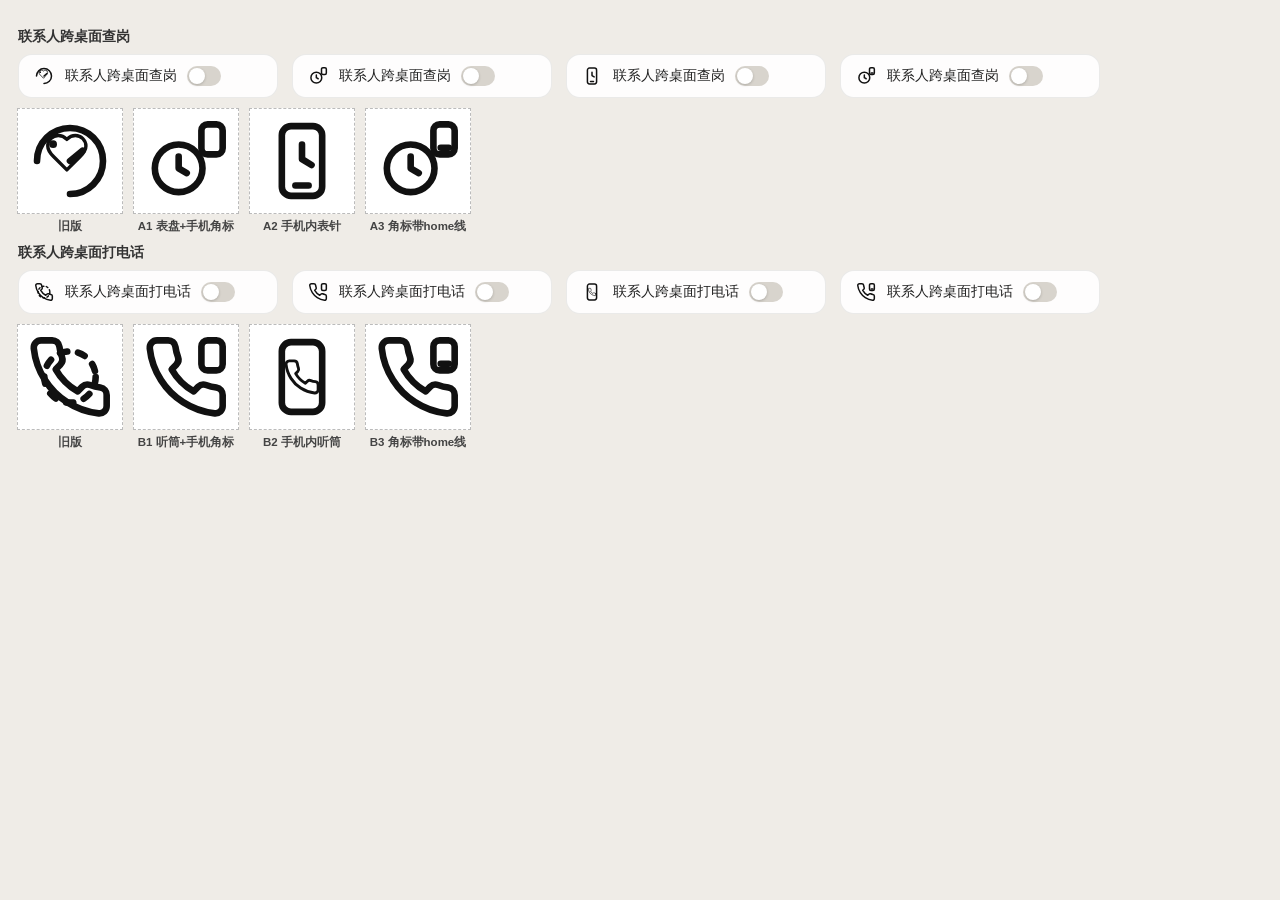
<file: tools/_desk-icon-preview.html>
<!doctype html><html><head><meta charset="utf-8"><style>
body{margin:0;padding:18px;background:#efece7;font-family:sans-serif}
h2{font-size:14px;margin:10px 0 8px;color:#333}
.row-wrap{display:flex;gap:14px;flex-wrap:wrap}
.set-row-mock{display:flex;align-items:center;gap:10px;background:rgba(255,255,255,.9);border:1px solid rgba(0,0,0,.08);border-radius:14px;padding:10px 14px;min-width:230px}
.set-row-mock .ico{width:22px;height:22px;display:flex;align-items:center;justify-content:center;flex-shrink:0}
.set-row-mock .ico svg{width:20px;height:20px}
.set-row-mock .txt{font-size:14px;color:#222}
.set-row-mock .tk{width:34px;height:20px;border-radius:10px;background:#d8d4cd;display:inline-block;position:relative}
.set-row-mock .tk::after{content:"";position:absolute;left:2px;top:2px;width:16px;height:16px;border-radius:50%;background:#fff;box-shadow:0 1px 3px rgba(0,0,0,.2)}
.zooms{display:flex;gap:12px;margin-top:10px;align-items:flex-start}
.zoom{width:104px;display:flex;flex-direction:column;align-items:center;gap:5px}
.zoom .box{width:104px;height:104px;background:#fff;border:1px dashed #bbb;display:flex;align-items:center;justify-content:center}
.zoom svg{width:88px;height:88px}
.zoom .nm{font-size:11.5px;color:#444;font-weight:700;text-align:center}
</style></head><body>

<h2>联系人跨桌面查岗</h2>
<div class="row-wrap" id="rows-a"></div>
<div class="zooms" id="zooms-a"></div>

<h2>联系人跨桌面打电话</h2>
<div class="row-wrap" id="rows-b"></div>
<div class="zooms" id="zooms-b"></div>

<script>
const OLD_CHECKIN = '<path d="M12 21a9 9 0 1 0-9-9"/><path d="M12 12l3.4-2.8"/><circle cx="7.4" cy="7.4" r="1.05" fill="#111111" stroke="none"/><g transform="translate(4.9,3.5) scale(0.52)"><path d="M19 14c1.49-1.46 3-3.21 3-5.5A5.5 5.5 0 0 0 16.5 3c-1.76 0-3 .5-4.5 2-1.5-1.5-2.74-2-4.5-2A5.5 5.5 0 0 0 2 8.5c0 2.3 1.5 4.05 3 5.5l7 7Z"/></g>';
const OLD_CALL = '<circle cx="12" cy="12" r="7" stroke-dasharray="2 3"/><path d="M22 16.92v3a2 2 0 0 1-2.18 2 19.79 19.79 0 0 1-8.63-3.07 19.5 19.5 0 0 1-6-6 19.79 19.79 0 0 1-3.07-8.67A2 2 0 0 1 4.11 2h3a2 2 0 0 1 2 1.72 12.84 12.84 0 0 0 .7 2.81 2 2 0 0 1-.45 2.11L8.09 9.91a16 16 0 0 0 6 6l1.27-1.27a2 2 0 0 1 2.11-.45 12.84 12.84 0 0 0 2.81.7A2 2 0 0 1 22 16.92z"/>';
const HANDSET = '<path d="M22 16.92v3a2 2 0 0 1-2.18 2 19.79 19.79 0 0 1-8.63-3.07 19.5 19.5 0 0 1-6-6 19.79 19.79 0 0 1-3.07-8.67A2 2 0 0 1 4.11 2h3a2 2 0 0 1 2 1.72 12.84 12.84 0 0 0 .7 2.81 2 2 0 0 1-.45 2.11L8.09 9.91a16 16 0 0 0 6 6l1.27-1.27a2 2 0 0 1 2.11-.45 12.84 12.84 0 0 0 2.81.7A2 2 0 0 1 22 16.92z"/>';

// 查岗候选
const A = [
  { n: '旧版', s: OLD_CHECKIN },
  // A1 表盘 + 右上迷你手机角标
  { n: 'A1 表盘+手机角标', s: '<circle cx="10" cy="14" r="6.5"/><path d="M10 10.8v3.2l2.2 1.3"/><rect x="16.2" y="2" width="5.8" height="8.2" rx="1.7"/>' },
  // A2 手机轮廓内表针
  { n: 'A2 手机内表针', s: '<rect x="6.5" y="2.5" width="11" height="19" rx="2.5"/><path d="M12 7.5v4l2.6 1.6"/><path d="M10.2 18.7h3.6"/>' },
  // A3 表盘 + 带home线手机角标
  { n: 'A3 角标带home线', s: '<circle cx="10" cy="14" r="6.5"/><path d="M10 10.8v3.2l2.2 1.3"/><rect x="16.2" y="2" width="5.8" height="8.2" rx="1.7"/><path d="M18.2 8.4h2.2"/>' },
];
// 打电话候选
const B = [
  { n: '旧版', s: OLD_CALL },
  // B1 听筒 + 右上迷你手机角标
  { n: 'B1 听筒+手机角标', s: HANDSET + '<rect x="16.2" y="2" width="5.8" height="8.2" rx="1.7"/>' },
  // B2 手机轮廓内迷你听筒
  { n: 'B2 手机内听筒', s: '<rect x="6.5" y="2.5" width="11" height="19" rx="2.5"/><g transform="translate(6.72,6.72) scale(0.44)">' + HANDSET + '</g>' },
  // B3 听筒 + 带home线手机角标
  { n: 'B3 角标带home线', s: HANDSET + '<rect x="16.2" y="2" width="5.8" height="8.2" rx="1.7"/><path d="M18.2 8.4h2.2"/>' },
];

function svg(inner) {
  return '<svg viewBox="0 0 24 24" fill="none" stroke="#111111" stroke-width="1.8" stroke-linecap="round" stroke-linejoin="round">' + inner + '</svg>';
}
function fill(id, list, label) {
  const rows = document.getElementById(id + '-rows') || document.getElementById(id);
  rows.innerHTML = list.map(c =>
    '<div class="set-row-mock"><div class="ico">' + svg(c.s) + '</div><div class="txt">' + label + '</div><span class="tk"></span></div>'
  ).join('');
  document.getElementById(id === 'rows-a' ? 'zooms-a' : 'zooms-b').innerHTML = list.map(c =>
    '<div class="zoom"><div class="box">' + svg(c.s) + '</div><div class="nm">' + c.n + '</div></div>'
  ).join('');
}
fill('rows-a', A, '联系人跨桌面查岗');
fill('rows-b', B, '联系人跨桌面打电话');
</script>
</body></html>
</file>
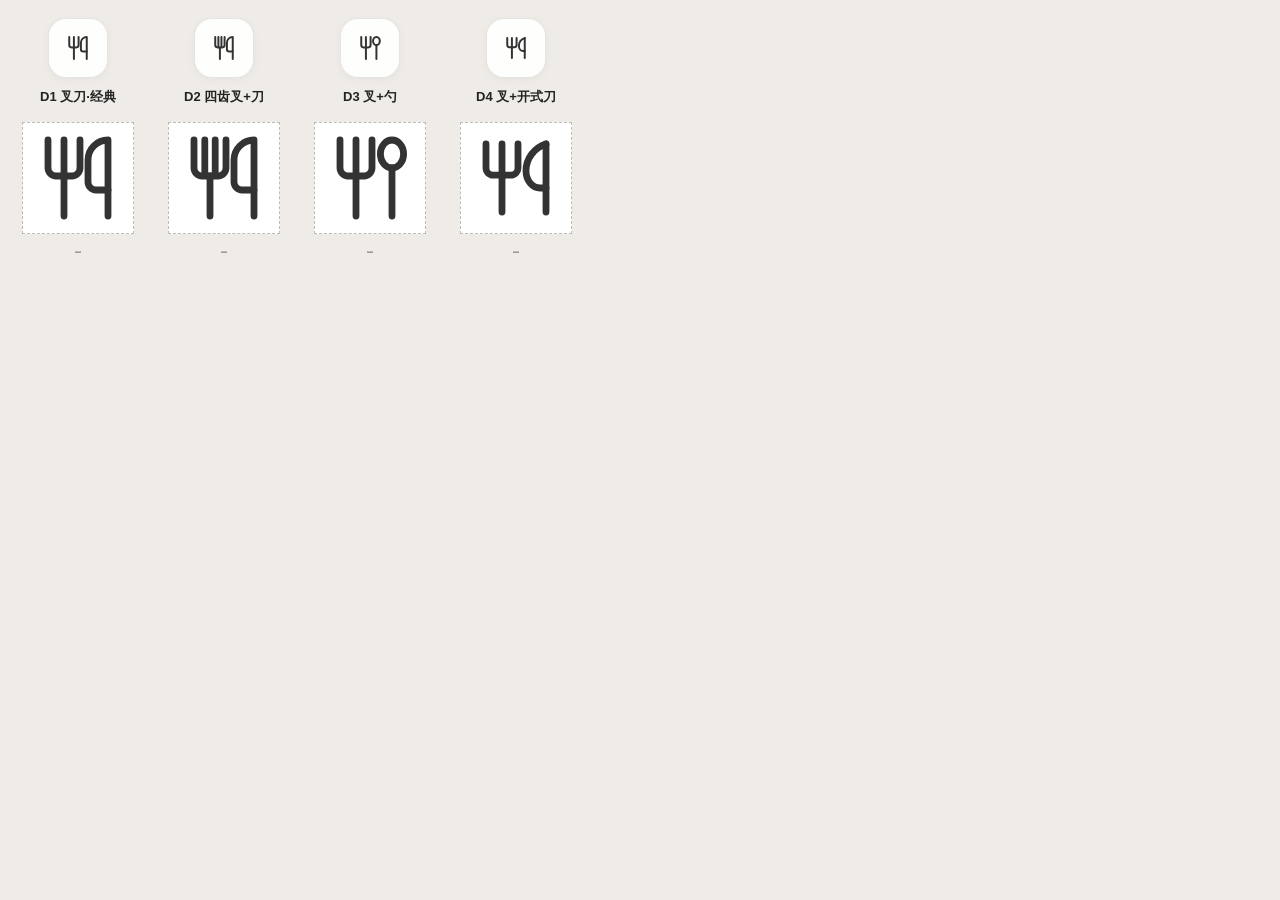
<file: tools/_eat-icon-preview.html>
<!doctype html><html><head><meta charset="utf-8"><style>
body{margin:0;padding:18px;background:#efece7;font-family:sans-serif;display:flex;gap:26px}
.col{display:flex;flex-direction:column;align-items:center;gap:10px}
.tile{width:min(58px,21vw);height:58px;border-radius:18px;background:rgba(255,255,255,.92);
  border:1px solid rgba(0,0,0,.1);box-shadow:0 2px 8px rgba(0,0,0,.04);
  display:flex;align-items:center;justify-content:center}
.tile svg{width:28px;height:28px;stroke:#333}
.zoom{width:110px;height:110px;background:#fff;border:1px dashed #bbb;display:flex;align-items:center;justify-content:center;margin-top:6px}
.zoom svg{width:96px;height:96px;stroke:#333}
.name{font-size:13px;font-weight:700;color:#222}
.bbox{font-size:10px;color:#666;margin:0;text-align:left;max-width:120px;white-space:pre-wrap;word-break:break-all}
.col{width:120px}
</style></head><body>
  <div class="col">
    <div class="tile"><svg viewBox="0 0 24 24" fill="none" stroke="#111111" stroke-width="1.7" stroke-linecap="round" stroke-linejoin="round"><path d="M4.5 2.5v7c0 1.1.9 2 2 2h4c1.1 0 2-.9 2-2v-7"/><path d="M8.5 2.5v19"/><path d="M19.5 15V2.5a5 5 0 00-5 5v5.5c0 1.1.9 2 2 2h3z"/><path d="M19.5 15v6.5"/></svg></div>
    <div class="name">D1 叉刀·经典</div>
    <div class="zoom"><svg viewBox="0 0 24 24" fill="none" stroke="#111111" stroke-width="1.7" stroke-linecap="round" stroke-linejoin="round"><path d="M4.5 2.5v7c0 1.1.9 2 2 2h4c1.1 0 2-.9 2-2v-7"/><path d="M8.5 2.5v19"/><path d="M19.5 15V2.5a5 5 0 00-5 5v5.5c0 1.1.9 2 2 2h3z"/><path d="M19.5 15v6.5"/></svg></div>
    <pre class="bbox" id="bb-0">…</pre>
  </div>
  <div class="col">
    <div class="tile"><svg viewBox="0 0 24 24" fill="none" stroke="#111111" stroke-width="1.7" stroke-linecap="round" stroke-linejoin="round"><path d="M4.5 2.5v7c0 1.1.9 2 2 2h4c1.1 0 2-.9 2-2v-7"/><path d="M7.2 2.5v8.3"/><path d="M9.8 2.5v8.3"/><path d="M8.5 11.5v10"/><path d="M19.5 15V2.5a5 5 0 00-5 5v5.5c0 1.1.9 2 2 2h3z"/><path d="M19.5 15v6.5"/></svg></div>
    <div class="name">D2 四齿叉+刀</div>
    <div class="zoom"><svg viewBox="0 0 24 24" fill="none" stroke="#111111" stroke-width="1.7" stroke-linecap="round" stroke-linejoin="round"><path d="M4.5 2.5v7c0 1.1.9 2 2 2h4c1.1 0 2-.9 2-2v-7"/><path d="M7.2 2.5v8.3"/><path d="M9.8 2.5v8.3"/><path d="M8.5 11.5v10"/><path d="M19.5 15V2.5a5 5 0 00-5 5v5.5c0 1.1.9 2 2 2h3z"/><path d="M19.5 15v6.5"/></svg></div>
    <pre class="bbox" id="bb-1">…</pre>
  </div>
  <div class="col">
    <div class="tile"><svg viewBox="0 0 24 24" fill="none" stroke="#111111" stroke-width="1.7" stroke-linecap="round" stroke-linejoin="round"><path d="M4.5 2.5v7c0 1.1.9 2 2 2h4c1.1 0 2-.9 2-2v-7"/><path d="M8.5 2.5v19"/><ellipse cx="17.5" cy="6" rx="2.9" ry="3.5"/><path d="M17.5 9.5v12"/></svg></div>
    <div class="name">D3 叉+勺</div>
    <div class="zoom"><svg viewBox="0 0 24 24" fill="none" stroke="#111111" stroke-width="1.7" stroke-linecap="round" stroke-linejoin="round"><path d="M4.5 2.5v7c0 1.1.9 2 2 2h4c1.1 0 2-.9 2-2v-7"/><path d="M8.5 2.5v19"/><ellipse cx="17.5" cy="6" rx="2.9" ry="3.5"/><path d="M17.5 9.5v12"/></svg></div>
    <pre class="bbox" id="bb-2">…</pre>
  </div>
  <div class="col">
    <div class="tile"><svg viewBox="0 0 24 24" fill="none" stroke="#111111" stroke-width="1.7" stroke-linecap="round" stroke-linejoin="round"><path d="M4.5 3.5v6c0 1 .8 1.8 1.8 1.8h4.4c1 0 1.8-.8 1.8-1.8v-6"/><path d="M8.5 3.5v17"/><path d="M19.5 20.5v-17"/><path d="M19.5 3.5c-2.9.9-5 3.6-5 6.7 0 2.6 1.7 4.3 3.5 4.3h1.5"/></svg></div>
    <div class="name">D4 叉+开式刀</div>
    <div class="zoom"><svg viewBox="0 0 24 24" fill="none" stroke="#111111" stroke-width="1.7" stroke-linecap="round" stroke-linejoin="round"><path d="M4.5 3.5v6c0 1 .8 1.8 1.8 1.8h4.4c1 0 1.8-.8 1.8-1.8v-6"/><path d="M8.5 3.5v17"/><path d="M19.5 20.5v-17"/><path d="M19.5 3.5c-2.9.9-5 3.6-5 6.7 0 2.6 1.7 4.3 3.5 4.3h1.5"/></svg></div>
    <pre class="bbox" id="bb-3">…</pre>
  </div></body></html>
</file>
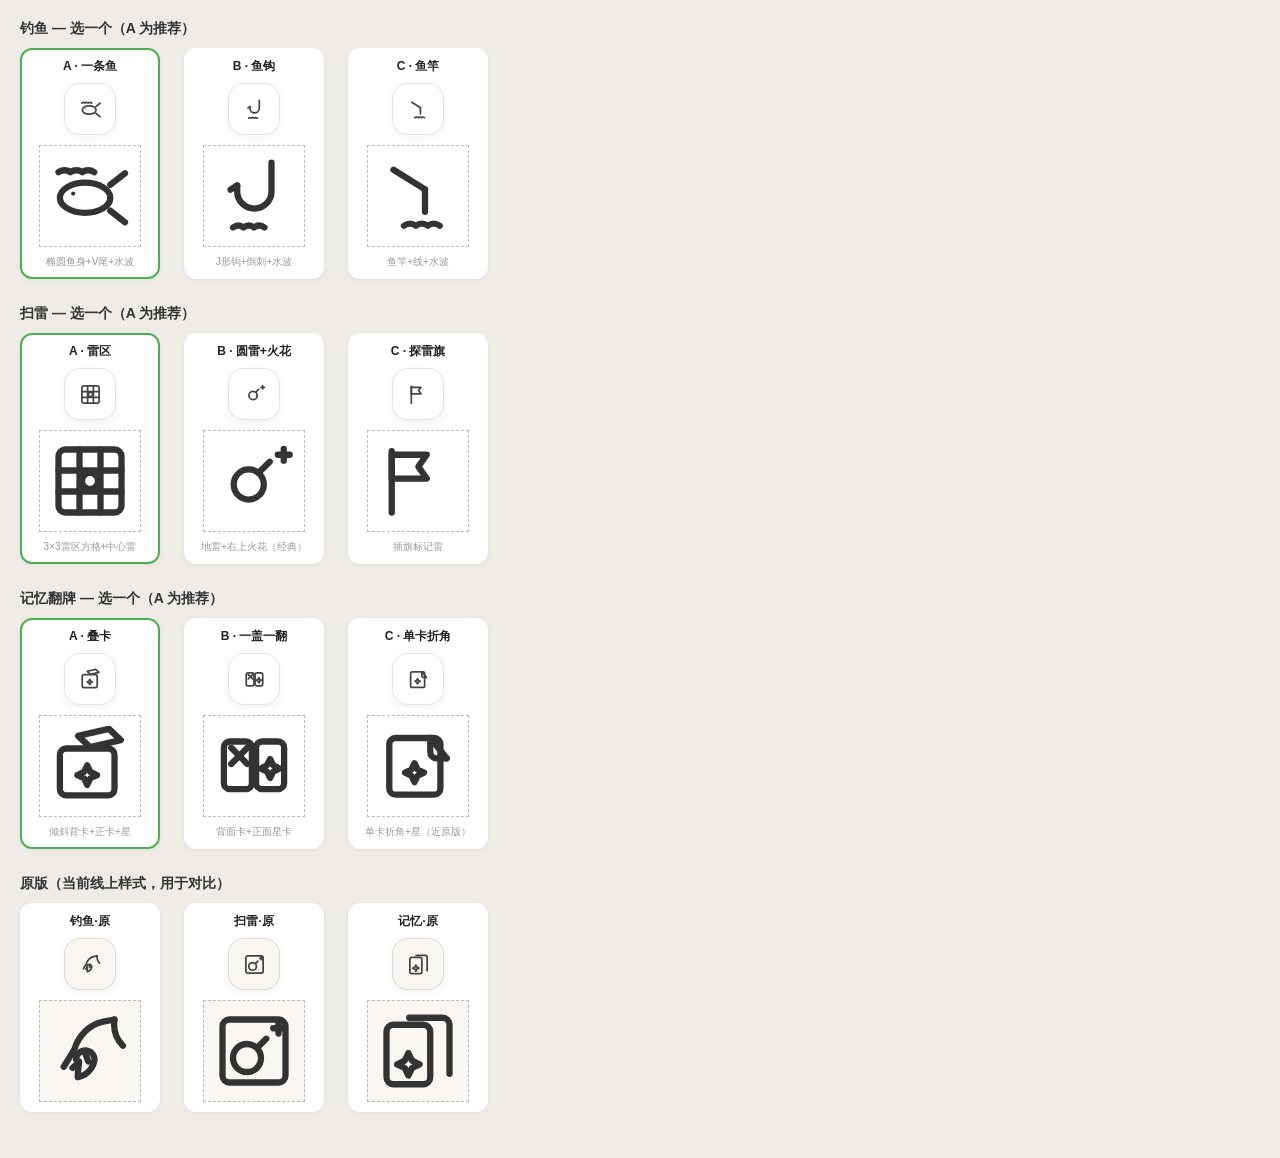
<file: tools/_game-icons-preview.html>
<!doctype html><html><head><meta charset="utf-8"><style>
body{margin:0;padding:20px;background:#efece7;font-family:sans-serif}
.sec{margin:0 0 26px}
.sec h2{margin:0 0 10px;font-size:14px;color:#333;font-weight:700}
.row{display:flex;gap:24px;flex-wrap:wrap}
.col{display:flex;flex-direction:column;align-items:center;gap:8px;width:120px;padding:10px;border-radius:12px;background:#fff;box-shadow:0 1px 4px rgba(0,0,0,.06)}
.col.rec{outline:2px solid #4caf50;outline-offset:-2px}
.tile{width:50px;height:50px;border-radius:16px;background:rgba(255,255,255,.97);
  border:1px solid rgba(0,0,0,.1);box-shadow:0 2px 8px rgba(0,0,0,.06);
  display:flex;align-items:center;justify-content:center}
.tile svg{width:23px;height:23px;color:#444}
.name{font-size:12px;font-weight:700;color:#222}
.tag{font-size:10px;color:#999}
.zoom{width:100px;height:100px;background:#fff;border:1px dashed #bbb;display:flex;align-items:center;justify-content:center;margin-top:2px}
.zoom svg{width:84px;height:84px;color:#333}
.old .tile,.old .zoom{background:#faf7f2}
</style></head><body>

  <div class="sec">
    <h2>钓鱼 — 选一个（A 为推荐）</h2>
    <div class="row">
      <div class="col rec">
        <div class="name">A · 一条鱼</div>
        <div class="tile"><svg viewBox="0 0 24 24" fill="none" stroke="currentColor" stroke-width="1.8" stroke-linecap="round" stroke-linejoin="round"><path d="M17.8 8.8l4.2-3.3"/><path d="M17.8 16.2l4.2 3.3"/><ellipse cx="10.6" cy="12.5" rx="7.2" ry="4.3"/><circle cx="7.2" cy="11.3" r=".6" fill="currentColor" stroke="none"/><path d="M3 5.2q1.7-1.1 3.4 0q1.7-1.1 3.4 0q1.7-1.1 3.4 0"/></svg></div>
        <div class="zoom"><svg viewBox="0 0 24 24" fill="none" stroke="currentColor" stroke-width="1.8" stroke-linecap="round" stroke-linejoin="round"><path d="M17.8 8.8l4.2-3.3"/><path d="M17.8 16.2l4.2 3.3"/><ellipse cx="10.6" cy="12.5" rx="7.2" ry="4.3"/><circle cx="7.2" cy="11.3" r=".6" fill="currentColor" stroke="none"/><path d="M3 5.2q1.7-1.1 3.4 0q1.7-1.1 3.4 0q1.7-1.1 3.4 0"/></svg></div>
        <div class="tag">椭圆鱼身+V尾+水波</div>
      </div>
      <div class="col">
        <div class="name">B · 鱼钩</div>
        <div class="tile"><svg viewBox="0 0 24 24" fill="none" stroke="currentColor" stroke-width="1.8" stroke-linecap="round" stroke-linejoin="round"><path d="M17 2.5v8.2a4.9 4.9 0 0 1-9.8 0V9"/><path d="M7.2 9l-1.9 1.2"/><path d="M6 21q1.5-1.1 3 0q1.5-1.1 3 0q1.5-1.1 3 0"/></svg></div>
        <div class="zoom"><svg viewBox="0 0 24 24" fill="none" stroke="currentColor" stroke-width="1.8" stroke-linecap="round" stroke-linejoin="round"><path d="M17 2.5v8.2a4.9 4.9 0 0 1-9.8 0V9"/><path d="M7.2 9l-1.9 1.2"/><path d="M6 21q1.5-1.1 3 0q1.5-1.1 3 0q1.5-1.1 3 0"/></svg></div>
        <div class="tag">J形钩+倒刺+水波</div>
      </div>
      <div class="col">
        <div class="name">C · 鱼竿</div>
        <div class="tile"><svg viewBox="0 0 24 24" fill="none" stroke="currentColor" stroke-width="1.8" stroke-linecap="round" stroke-linejoin="round"><path d="M5 4.5l9 5.6"/><path d="M14 10.1v6.4"/><path d="M8 20.5q1.7-1.2 3.4 0q1.7-1.2 3.4 0q1.7-1.2 3.4 0"/></svg></div>
        <div class="zoom"><svg viewBox="0 0 24 24" fill="none" stroke="currentColor" stroke-width="1.8" stroke-linecap="round" stroke-linejoin="round"><path d="M5 4.5l9 5.6"/><path d="M14 10.1v6.4"/><path d="M8 20.5q1.7-1.2 3.4 0q1.7-1.2 3.4 0q1.7-1.2 3.4 0"/></svg></div>
        <div class="tag">鱼竿+线+水波</div>
      </div>
    </div>
  </div>

  <div class="sec">
    <h2>扫雷 — 选一个（A 为推荐）</h2>
    <div class="row">
      <div class="col rec">
        <div class="name">A · 雷区</div>
        <div class="tile"><svg viewBox="0 0 24 24" fill="none" stroke="currentColor" stroke-width="1.8" stroke-linecap="round" stroke-linejoin="round"><rect x="3" y="3" width="18" height="18" rx="2"/><path d="M9 3v18M15 3v18M3 9h18M3 15h18"/><circle cx="12" cy="12" r="2.3"/></svg></div>
        <div class="zoom"><svg viewBox="0 0 24 24" fill="none" stroke="currentColor" stroke-width="1.8" stroke-linecap="round" stroke-linejoin="round"><rect x="3" y="3" width="18" height="18" rx="2"/><path d="M9 3v18M15 3v18M3 9h18M3 15h18"/><circle cx="12" cy="12" r="2.3"/></svg></div>
        <div class="tag">3×3雷区方格+中心雷</div>
      </div>
      <div class="col">
        <div class="name">B · 圆雷+火花</div>
        <div class="tile"><svg viewBox="0 0 24 24" fill="none" stroke="currentColor" stroke-width="1.8" stroke-linecap="round" stroke-linejoin="round"><circle cx="10.5" cy="13" r="4.3"/><path d="M13.4 9.6l3.1-3.1"/><path d="M18.8 4.5h3.4"/><path d="M20.5 2.8v3.4"/></svg></div>
        <div class="zoom"><svg viewBox="0 0 24 24" fill="none" stroke="currentColor" stroke-width="1.8" stroke-linecap="round" stroke-linejoin="round"><circle cx="10.5" cy="13" r="4.3"/><path d="M13.4 9.6l3.1-3.1"/><path d="M18.8 4.5h3.4"/><path d="M20.5 2.8v3.4"/></svg></div>
        <div class="tag">地雷+右上火花（经典）</div>
      </div>
      <div class="col">
        <div class="name">C · 探雷旗</div>
        <div class="tile"><svg viewBox="0 0 24 24" fill="none" stroke="currentColor" stroke-width="1.8" stroke-linecap="round" stroke-linejoin="round"><path d="M4.5 21V3.5"/><path d="M4.5 4.5h10l-2.4 3.4 2.4 3.4H4.5z"/></svg></div>
        <div class="zoom"><svg viewBox="0 0 24 24" fill="none" stroke="currentColor" stroke-width="1.8" stroke-linecap="round" stroke-linejoin="round"><path d="M4.5 21V3.5"/><path d="M4.5 4.5h10l-2.4 3.4 2.4 3.4H4.5z"/></svg></div>
        <div class="tag">插旗标记雷</div>
      </div>
    </div>
  </div>

  <div class="sec">
    <h2>记忆翻牌 — 选一个（A 为推荐）</h2>
    <div class="row">
      <div class="col rec">
        <div class="name">A · 叠卡</div>
        <div class="tile"><svg viewBox="0 0 24 24" fill="none" stroke="currentColor" stroke-width="1.8" stroke-linecap="round" stroke-linejoin="round"><path d="M8.6 3.4l8.8-2 3.4 3.2-8.8 2z"/><rect x="3.4" y="7" width="15.6" height="13.4" rx="1.8"/><path d="M11.2 11.8l.9 1.9 1.9.9-1.9.9-.9 1.9-.9-1.9-1.9-.9 1.9-.9z"/></svg></div>
        <div class="zoom"><svg viewBox="0 0 24 24" fill="none" stroke="currentColor" stroke-width="1.8" stroke-linecap="round" stroke-linejoin="round"><path d="M8.6 3.4l8.8-2 3.4 3.2-8.8 2z"/><rect x="3.4" y="7" width="15.6" height="13.4" rx="1.8"/><path d="M11.2 11.8l.9 1.9 1.9.9-1.9.9-.9 1.9-.9-1.9-1.9-.9 1.9-.9z"/></svg></div>
        <div class="tag">倾斜背卡+正卡+星</div>
      </div>
      <div class="col">
        <div class="name">B · 一盖一翻</div>
        <div class="tile"><svg viewBox="0 0 24 24" fill="none" stroke="currentColor" stroke-width="1.8" stroke-linecap="round" stroke-linejoin="round"><rect x="3.4" y="5" width="8" height="13.6" rx="1.7"/><rect x="12.6" y="5" width="8" height="13.6" rx="1.7"/><path d="M5.5 6.8l4.6 4.6M10.1 6.8l-4.6 4.6"/><path d="M16.6 10l.9 1.8 1.8.9-1.8.9-.9 1.8-.9-1.8-1.8-.9 1.8-.9z"/></svg></div>
        <div class="zoom"><svg viewBox="0 0 24 24" fill="none" stroke="currentColor" stroke-width="1.8" stroke-linecap="round" stroke-linejoin="round"><rect x="3.4" y="5" width="8" height="13.6" rx="1.7"/><rect x="12.6" y="5" width="8" height="13.6" rx="1.7"/><path d="M5.5 6.8l4.6 4.6M10.1 6.8l-4.6 4.6"/><path d="M16.6 10l.9 1.8 1.8.9-1.8.9-.9 1.8-.9-1.8-1.8-.9 1.8-.9z"/></svg></div>
        <div class="tag">背面卡+正面星卡</div>
      </div>
      <div class="col">
        <div class="name">C · 单卡折角</div>
        <div class="tile"><svg viewBox="0 0 24 24" fill="none" stroke="currentColor" stroke-width="1.8" stroke-linecap="round" stroke-linejoin="round"><rect x="3.8" y="4" width="14.6" height="16.2" rx="1.8"/><path d="M15.5 4v4a1.8 1.8 0 0 0 1.8 1.8h2.9"/><path d="M15.5 4l4.7 5.8"/><path d="M11 11.2l.9 1.8 1.8.9-1.8.9-.9 1.8-.9-1.8-1.8-.9 1.8-.9z"/></svg></div>
        <div class="zoom"><svg viewBox="0 0 24 24" fill="none" stroke="currentColor" stroke-width="1.8" stroke-linecap="round" stroke-linejoin="round"><rect x="3.8" y="4" width="14.6" height="16.2" rx="1.8"/><path d="M15.5 4v4a1.8 1.8 0 0 0 1.8 1.8h2.9"/><path d="M15.5 4l4.7 5.8"/><path d="M11 11.2l.9 1.8 1.8.9-1.8.9-.9 1.8-.9-1.8-1.8-.9 1.8-.9z"/></svg></div>
        <div class="tag">单卡折角+星（近原版）</div>
      </div>
    </div>
  </div>

  <div class="sec">
    <h2>原版（当前线上样式，用于对比）</h2>
    <div class="row">
      <div class="col old">
        <div class="name">钓鱼·原</div>
        <div class="tile"><svg viewBox="0 0 24 24" fill="none" stroke="currentColor" stroke-width="1.8" stroke-linecap="round" stroke-linejoin="round"><path d="M19 3l-3.2.6c-2 .4-3.8 1.4-5.3 2.9-1.4 1.4-2.4 3.2-3 5.1L4.5 16.5"/><path d="M19 3c-.4 2.8.5 5.6 2.4 7.5"/><path d="M8 14.5a2.3 2.3 0 115.3 0 6 6 0 01-4.8 5c0-1 .2-3 .4-4.5l-.9-.5z"/><path d="M11.5 15l-.9-2.4M7 16.8l1.4-1.2"/></svg></div>
        <div class="zoom"><svg viewBox="0 0 24 24" fill="none" stroke="currentColor" stroke-width="1.8" stroke-linecap="round" stroke-linejoin="round"><path d="M19 3l-3.2.6c-2 .4-3.8 1.4-5.3 2.9-1.4 1.4-2.4 3.2-3 5.1L4.5 16.5"/><path d="M19 3c-.4 2.8.5 5.6 2.4 7.5"/><path d="M8 14.5a2.3 2.3 0 115.3 0 6 6 0 01-4.8 5c0-1 .2-3 .4-4.5l-.9-.5z"/><path d="M11.5 15l-.9-2.4M7 16.8l1.4-1.2"/></svg></div>
      </div>
      <div class="col old">
        <div class="name">扫雷·原</div>
        <div class="tile"><svg viewBox="0 0 24 24" fill="none" stroke="currentColor" stroke-width="1.8" stroke-linecap="round" stroke-linejoin="round"><rect x="3" y="3" width="18" height="18" rx="2"/><circle cx="10" cy="14" r="4"/><path d="M13.2 10.8L15.5 8.5"/><path d="M17.5 5.5h3"/><path d="M19 4v3"/></svg></div>
        <div class="zoom"><svg viewBox="0 0 24 24" fill="none" stroke="currentColor" stroke-width="1.8" stroke-linecap="round" stroke-linejoin="round"><rect x="3" y="3" width="18" height="18" rx="2"/><circle cx="10" cy="14" r="4"/><path d="M13.2 10.8L15.5 8.5"/><path d="M17.5 5.5h3"/><path d="M19 4v3"/></svg></div>
      </div>
      <div class="col old">
        <div class="name">记忆·原</div>
        <div class="tile"><svg viewBox="0 0 24 24" fill="none" stroke="currentColor" stroke-width="1.8" stroke-linecap="round" stroke-linejoin="round"><rect x="3" y="4.5" width="12.5" height="17" rx="2"/><path d="M9.5 2.5H19a2 2 0 012 2v14"/><path d="M9.25 12.6l1.05 2.15 2.15 1.05-2.15 1.05-1.05 2.15-1.05-2.15-2.15-1.05 2.15-1.05z"/></svg></div>
        <div class="zoom"><svg viewBox="0 0 24 24" fill="none" stroke="currentColor" stroke-width="1.8" stroke-linecap="round" stroke-linejoin="round"><rect x="3" y="4.5" width="12.5" height="17" rx="2"/><path d="M9.5 2.5H19a2 2 0 012 2v14"/><path d="M9.25 12.6l1.05 2.15 2.15 1.05-2.15 1.05-1.05 2.15-1.05-2.15-2.15-1.05 2.15-1.05z"/></svg></div>
      </div>
    </div>
  </div>
</body></html>
</file>
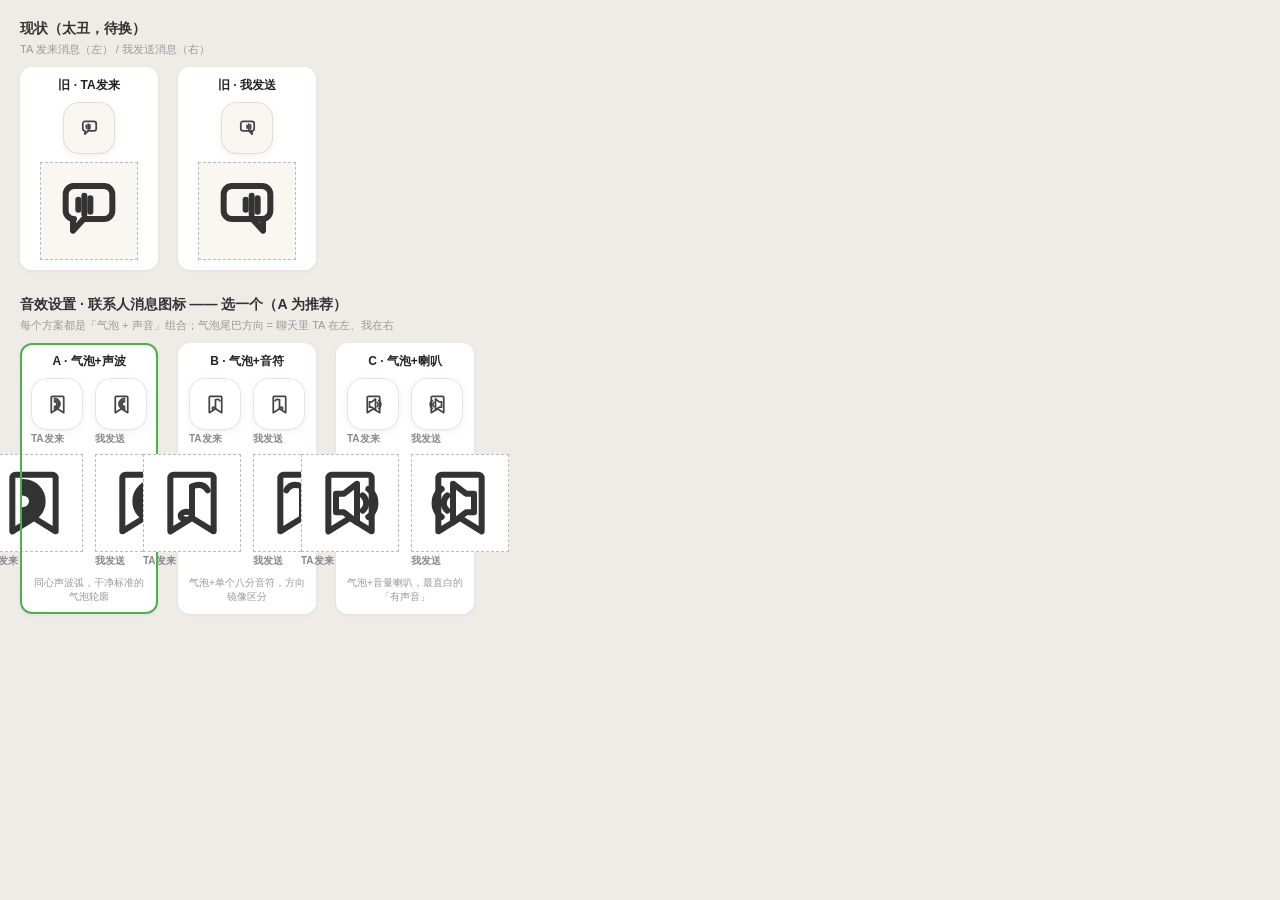
<file: tools/_sfx-icons-preview.html>
<!doctype html><html><head><meta charset="utf-8"><style>
body{margin:0;padding:20px;background:#efece7;font-family:sans-serif}
.sec{margin:0 0 26px}
.sec h2{margin:0 0 4px;font-size:14px;color:#333;font-weight:700}
.sec .sub{margin:0 0 10px;font-size:11px;color:#999}
.row{display:flex;gap:20px;flex-wrap:wrap}
.pair{display:flex;gap:12px}
.col{display:flex;flex-direction:column;align-items:center;gap:8px;width:118px;padding:10px;border-radius:12px;background:#fff;box-shadow:0 1px 4px rgba(0,0,0,.06)}
.col.rec{outline:2px solid #4caf50;outline-offset:-2px}
.tile{width:50px;height:50px;border-radius:16px;background:rgba(255,255,255,.97);
  border:1px solid rgba(0,0,0,.1);box-shadow:0 2px 8px rgba(0,0,0,.06);
  display:flex;align-items:center;justify-content:center}
.tile svg{width:23px;height:23px;color:#444}
.name{font-size:12px;font-weight:700;color:#222}
.tag{font-size:10px;color:#999;text-align:center}
.zoom{width:96px;height:96px;background:#fff;border:1px dashed #bbb;display:flex;align-items:center;justify-content:center}
.zoom svg{width:80px;height:80px;color:#333}
.old .tile,.old .zoom{background:#faf7f2}
.lbl{font-size:10px;font-weight:700;color:#8a8a8a;margin-top:2px}
</style></head><body>

  <div class="sec old">
    <h2>现状（太丑，待换）</h2>
    <div class="sub">TA 发来消息（左） / 我发送消息（右）</div>
    <div class="row">
      <div class="col"><div class="name">旧 · TA发来</div><div class="tile"><svg viewBox="0 0 24 24" fill="none" stroke="currentColor" stroke-width="1.8" stroke-linecap="round" stroke-linejoin="round"><path d="M7 4.5h9.5A2.5 2.5 0 0119 7v4.9a2.5 2.5 0 01-2.5 2.5h-6.1l-3.2 3.5v-3.5H7.5A2.5 2.5 0 015 11.9V7a2.5 2.5 0 012.5-2.5z"/><path d="M8.8 8.6v3"/><path d="M10.6 7.4v5.6"/><path d="M12.4 8.2v4"/></svg></div><div class="zoom"><svg viewBox="0 0 24 24" fill="none" stroke="currentColor" stroke-width="1.8" stroke-linecap="round" stroke-linejoin="round"><path d="M7 4.5h9.5A2.5 2.5 0 0119 7v4.9a2.5 2.5 0 01-2.5 2.5h-6.1l-3.2 3.5v-3.5H7.5A2.5 2.5 0 015 11.9V7a2.5 2.5 0 012.5-2.5z"/><path d="M8.8 8.6v3"/><path d="M10.6 7.4v5.6"/><path d="M12.4 8.2v4"/></svg></div></div>
      <div class="col"><div class="name">旧 · 我发送</div><div class="tile"><svg viewBox="0 0 24 24" fill="none" stroke="currentColor" stroke-width="1.8" stroke-linecap="round" stroke-linejoin="round"><path d="M7.5 4.5H16.5A2.5 2.5 0 0119 7v4.9a2.5 2.5 0 01-2.5 2.5h-2.9l3.2 3.5v-3.5H7.5A2.5 2.5 0 015 11.9V7a2.5 2.5 0 012.5-2.5z"/><path d="M11.6 8.6v3"/><path d="M13.4 7.4v5.6"/><path d="M15.2 8.2v4"/></svg></div><div class="zoom"><svg viewBox="0 0 24 24" fill="none" stroke="currentColor" stroke-width="1.8" stroke-linecap="round" stroke-linejoin="round"><path d="M7.5 4.5H16.5A2.5 2.5 0 0119 7v4.9a2.5 2.5 0 01-2.5 2.5h-2.9l3.2 3.5v-3.5H7.5A2.5 2.5 0 015 11.9V7a2.5 2.5 0 012.5-2.5z"/><path d="M11.6 8.6v3"/><path d="M13.4 7.4v5.6"/><path d="M15.2 8.2v4"/></svg></div></div>
    </div>
  </div>

  <div class="sec">
    <h2>音效设置 · 联系人消息图标 —— 选一个（A 为推荐）</h2>
    <div class="sub">每个方案都是「气泡 + 声音」组合；气泡尾巴方向 = 聊天里 TA 在左、我在右</div>
    <div class="row">
      <div class="col rec">
        <div class="name">A · 气泡+声波</div>
        <div class="pair">
          <div><div class="tile"><svg viewBox="0 0 24 24" fill="none" stroke="currentColor" stroke-width="1.8" stroke-linecap="round" stroke-linejoin="round"><path d="M6.5 3.5h11a1 1 0 011 1v16l-6.5-4-6.5 4v-16a1 1 0 011-1z"/><path d="M8.8 8.9a2.6 2.6 0 010 5.2"/><path d="M8.8 7.3a4.2 4.2 0 010 8.4"/><path d="M8.8 5.7a5.8 5.8 0 010 11.6"/></svg></div><div class="lbl">TA发来</div></div>
          <div><div class="tile"><svg viewBox="0 0 24 24" fill="none" stroke="currentColor" stroke-width="1.8" stroke-linecap="round" stroke-linejoin="round"><path d="M17.5 3.5h-11a1 1 0 00-1 1v16l6.5-4 6.5 4v-16a1 1 0 00-1-1z"/><path d="M15.2 8.9a2.6 2.6 0 000 5.2"/><path d="M15.2 7.3a4.2 4.2 0 000 8.4"/><path d="M15.2 5.7a5.8 5.8 0 000 11.6"/></svg></div><div class="lbl">我发送</div></div>
        </div>
        <div class="pair">
          <div><div class="zoom"><svg viewBox="0 0 24 24" fill="none" stroke="currentColor" stroke-width="1.8" stroke-linecap="round" stroke-linejoin="round"><path d="M6.5 3.5h11a1 1 0 011 1v16l-6.5-4-6.5 4v-16a1 1 0 011-1z"/><path d="M8.8 8.9a2.6 2.6 0 010 5.2"/><path d="M8.8 7.3a4.2 4.2 0 010 8.4"/><path d="M8.8 5.7a5.8 5.8 0 010 11.6"/></svg></div><div class="lbl">TA发来</div></div>
          <div><div class="zoom"><svg viewBox="0 0 24 24" fill="none" stroke="currentColor" stroke-width="1.8" stroke-linecap="round" stroke-linejoin="round"><path d="M17.5 3.5h-11a1 1 0 00-1 1v16l6.5-4 6.5 4v-16a1 1 0 00-1-1z"/><path d="M15.2 8.9a2.6 2.6 0 000 5.2"/><path d="M15.2 7.3a4.2 4.2 0 000 8.4"/><path d="M15.2 5.7a5.8 5.8 0 000 11.6"/></svg></div><div class="lbl">我发送</div></div>
        </div>
        <div class="tag">同心声波弧，干净标准的气泡轮廓</div>
      </div>

      <div class="col">
        <div class="name">B · 气泡+音符</div>
        <div class="pair">
          <div><div class="tile"><svg viewBox="0 0 24 24" fill="none" stroke="currentColor" stroke-width="1.8" stroke-linecap="round" stroke-linejoin="round"><path d="M6.5 3.5h11a1 1 0 011 1v16l-6.5-4-6.5 4v-16a1 1 0 011-1z"/><path d="M12 15.8V7.2"/><ellipse cx="10.3" cy="15.8" rx="1.7" ry="1.2"/><path d="M12 7q3.4-1.3 4.7 1.2"/></svg></div><div class="lbl">TA发来</div></div>
          <div><div class="tile"><svg viewBox="0 0 24 24" fill="none" stroke="currentColor" stroke-width="1.8" stroke-linecap="round" stroke-linejoin="round"><path d="M17.5 3.5h-11a1 1 0 00-1 1v16l6.5-4 6.5 4v-16a1 1 0 00-1-1z"/><path d="M12 15.8V7.2"/><ellipse cx="13.7" cy="15.8" rx="1.7" ry="1.2"/><path d="M12 7q-3.4-1.3-4.7 1.2"/></svg></div><div class="lbl">我发送</div></div>
        </div>
        <div class="pair">
          <div><div class="zoom"><svg viewBox="0 0 24 24" fill="none" stroke="currentColor" stroke-width="1.8" stroke-linecap="round" stroke-linejoin="round"><path d="M6.5 3.5h11a1 1 0 011 1v16l-6.5-4-6.5 4v-16a1 1 0 011-1z"/><path d="M12 15.8V7.2"/><ellipse cx="10.3" cy="15.8" rx="1.7" ry="1.2"/><path d="M12 7q3.4-1.3 4.7 1.2"/></svg></div><div class="lbl">TA发来</div></div>
          <div><div class="zoom"><svg viewBox="0 0 24 24" fill="none" stroke="currentColor" stroke-width="1.8" stroke-linecap="round" stroke-linejoin="round"><path d="M17.5 3.5h-11a1 1 0 00-1 1v16l6.5-4 6.5 4v-16a1 1 0 00-1-1z"/><path d="M12 15.8V7.2"/><ellipse cx="13.7" cy="15.8" rx="1.7" ry="1.2"/><path d="M12 7q-3.4-1.3-4.7 1.2"/></svg></div><div class="lbl">我发送</div></div>
        </div>
        <div class="tag">气泡+单个八分音符，方向镜像区分</div>
      </div>

      <div class="col">
        <div class="name">C · 气泡+喇叭</div>
        <div class="pair">
          <div><div class="tile"><svg viewBox="0 0 24 24" fill="none" stroke="currentColor" stroke-width="1.8" stroke-linecap="round" stroke-linejoin="round"><path d="M6.5 3.5h11a1 1 0 011 1v16l-6.5-4-6.5 4v-16a1 1 0 011-1z"/><path d="M7.8 9.2v5.6h2.4l3.9 3V6.2l-3.9 3z"/><path d="M15.8 9.7a3 3 0 010 4.6"/><path d="M17.5 7.8a5.2 5.2 0 010 8.4"/></svg></div><div class="lbl">TA发来</div></div>
          <div><div class="tile"><svg viewBox="0 0 24 24" fill="none" stroke="currentColor" stroke-width="1.8" stroke-linecap="round" stroke-linejoin="round"><path d="M17.5 3.5h-11a1 1 0 00-1 1v16l6.5-4 6.5 4v-16a1 1 0 00-1-1z"/><path d="M16.2 9.2v5.6h-2.4l-3.9 3V6.2l3.9 3z"/><path d="M8.2 9.7a3 3 0 000 4.6"/><path d="M6.5 7.8a5.2 5.2 0 000 8.4"/></svg></div><div class="lbl">我发送</div></div>
        </div>
        <div class="pair">
          <div><div class="zoom"><svg viewBox="0 0 24 24" fill="none" stroke="currentColor" stroke-width="1.8" stroke-linecap="round" stroke-linejoin="round"><path d="M6.5 3.5h11a1 1 0 011 1v16l-6.5-4-6.5 4v-16a1 1 0 011-1z"/><path d="M7.8 9.2v5.6h2.4l3.9 3V6.2l-3.9 3z"/><path d="M15.8 9.7a3 3 0 010 4.6"/><path d="M17.5 7.8a5.2 5.2 0 010 8.4"/></svg></div><div class="lbl">TA发来</div></div>
          <div><div class="zoom"><svg viewBox="0 0 24 24" fill="none" stroke="currentColor" stroke-width="1.8" stroke-linecap="round" stroke-linejoin="round"><path d="M17.5 3.5h-11a1 1 0 00-1 1v16l6.5-4 6.5 4v-16a1 1 0 00-1-1z"/><path d="M16.2 9.2v5.6h-2.4l-3.9 3V6.2l3.9 3z"/><path d="M8.2 9.7a3 3 0 000 4.6"/><path d="M6.5 7.8a5.2 5.2 0 000 8.4"/></svg></div><div class="lbl">我发送</div></div>
        </div>
        <div class="tag">气泡+音量喇叭，最直白的「有声音」</div>
      </div>
    </div>
  </div>

</body></html>
</file>
